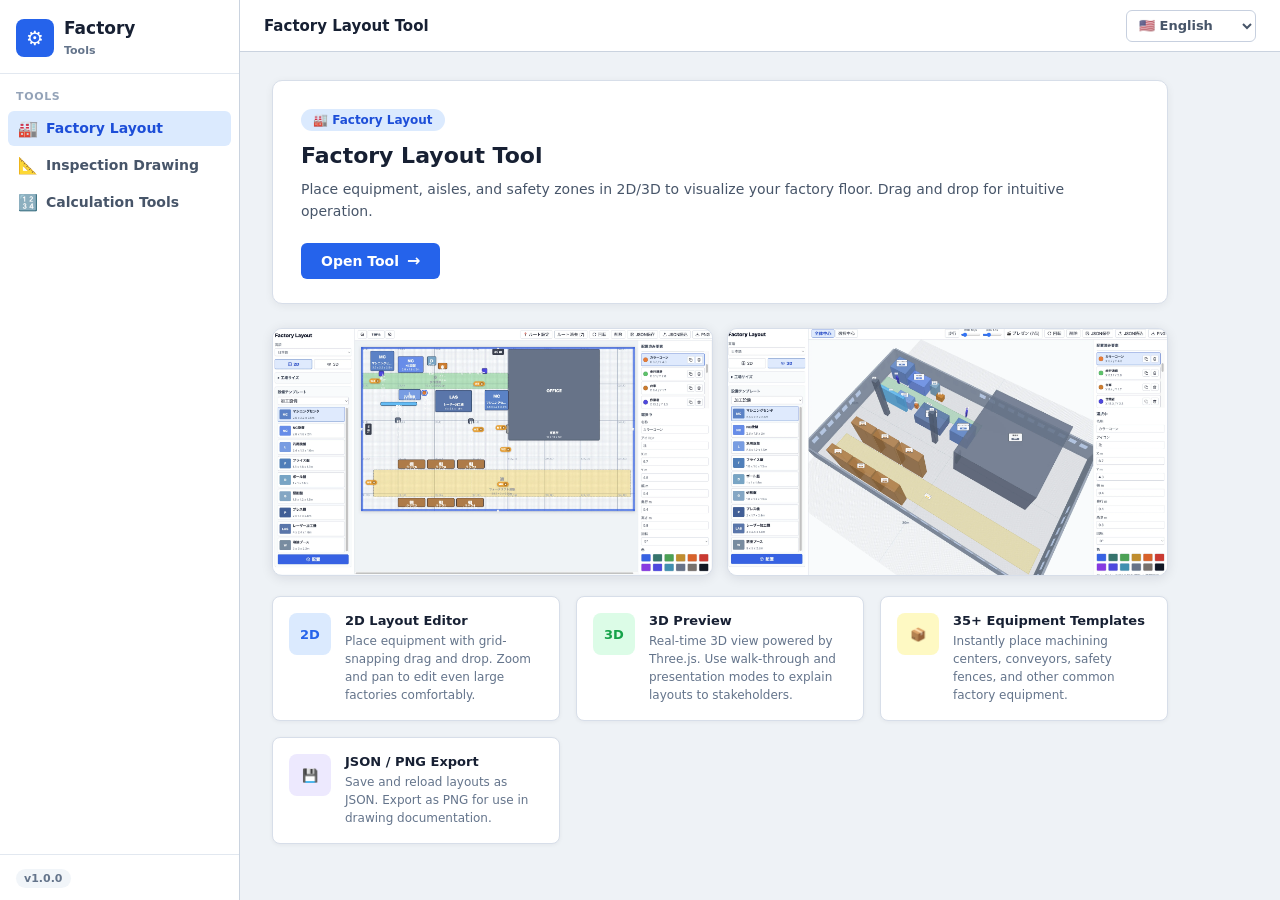
<file: index.html>
<!DOCTYPE html>
<html lang="ja">
<head>
  <meta charset="UTF-8" />
  <meta name="viewport" content="width=device-width, initial-scale=1.0" />
  <title>Factory Tools — 工場管理ツール集</title>
  <link rel="icon" type="image/svg+xml" href="data:image/svg+xml,%3Csvg xmlns='http://www.w3.org/2000/svg' viewBox='0 0 32 32'%3E%3Crect width='32' height='32' rx='6' fill='%231d4ed8'/%3E%3Ccircle cx='12' cy='12' r='5' fill='none' stroke='white' stroke-width='2.5'/%3E%3Ccircle cx='12' cy='12' r='2' fill='white'/%3E%3Cline x1='16' y1='16' x2='26' y2='26' stroke='white' stroke-width='3' stroke-linecap='round'/%3E%3Crect x='23' y='22' width='5' height='3' rx='1' fill='white' transform='rotate(45 25.5 23.5)'/%3E%3C/svg%3E" />
  <link rel="stylesheet" href="styles.css" />
</head>
<body>
  <div class="shell">

    <!-- Sidebar -->
    <aside class="sidebar">
      <div class="brand">
        <span class="brand-icon">⚙</span>
        <span class="brand-text">Factory<br><small>Tools</small></span>
      </div>

      <nav class="nav">
        <div class="nav-section-label" data-i18n="navTools">ツール</div>
        <a href="#layout" class="nav-item active" data-section="layout">
          <span class="nav-icon">🏭</span><span data-i18n="navLayout">工場レイアウト</span>
        </a>
        <a href="#inspection" class="nav-item" data-section="inspection">
          <span class="nav-icon">📐</span><span data-i18n="navInspect">検査図面</span>
        </a>
        <a href="#calc" class="nav-item" data-section="calc">
          <span class="nav-icon">🔢</span><span data-i18n="navCalc">計算ツール</span>
        </a>

      </nav>

      <div class="sidebar-footer">
        <div class="version-badge">v1.0.0</div>
      </div>
    </aside>

    <!-- Main workspace -->
    <main class="workspace">

      <!-- Topbar -->
      <header class="topbar">
        <div class="topbar-title" id="topbar-title">工場レイアウト作成ツール</div>
        <div class="topbar-actions">
          <select id="lang-select" class="lang-select" onchange="setLanguage(this.value)" title="Language">
            <option value="ja">🇯🇵 日本語</option>
            <option value="en">🇺🇸 English</option>
            <option value="th">🇹🇭 ไทย</option>
            <option value="id">🇮🇩 Indonesia</option>
            <option value="zh">🇨🇳 中文</option>
          </select>
        </div>
      </header>

      <!-- Content area -->
      <div class="content">

        <!-- ========== SECTION: layout ========== -->
        <section class="tool-section active" id="section-layout">
          <div class="hero-card">
            <div class="hero-badge" style="background:#dbeafe; color:#1d4ed8;" data-i18n="badgeLayout">🏭 工場レイアウト</div>
            <h1 class="hero-title" data-i18n="titleLayout">工場レイアウト作成ツール</h1>
            <p class="hero-desc" data-i18n="descLayout">設備・通路・安全エリアを2D/3Dで配置し、現場レイアウトを視覚化します。ドラッグ＆ドロップで直感的に操作できます。</p>
            <a href="https://yhtko.github.io/factory-layout/" class="launch-btn launch-blue" target="_blank" rel="noopener" data-tool="layout">
              <span data-i18n="openTool">ツールを開く</span>
              <span class="launch-arrow">→</span>
            </a>
          </div>

          <div class="screenshot-row">
            <div class="screenshot-wrap">
              <img src="assets/factory-layout1.webp" alt="工場レイアウト 2Dビュー" class="screenshot-img" width="1703" height="948" />
            </div>
            <div class="screenshot-wrap">
              <img src="assets/factory-layout2.webp" alt="工場レイアウト 3Dビュー" class="screenshot-img" width="1703" height="948" />
            </div>
          </div>

          <div class="feature-grid">
            <div class="feature-card">
              <div class="feature-icon" style="background:#dbeafe; color:#2563eb;">2D</div>
              <div class="feature-body">
                <strong data-i18n="f_layout_2d">2Dレイアウト編集</strong>
                <p data-i18n="f_layout_2d_d">グリッドスナップ付きのドラッグ＆ドロップで設備を配置。ズーム・パンで広い工場も快適に編集できます。</p>
              </div>
            </div>
            <div class="feature-card">
              <div class="feature-icon" style="background:#dcfce7; color:#16a34a;">3D</div>
              <div class="feature-body">
                <strong data-i18n="f_layout_3d">3Dプレビュー</strong>
                <p data-i18n="f_layout_3d_d">Three.jsによるリアルタイム3Dビュー。歩行視点・プレゼンモードでステークホルダーへの説明に活用できます。</p>
              </div>
            </div>
            <div class="feature-card">
              <div class="feature-icon" style="background:#fef9c3; color:#ca8a04;">📦</div>
              <div class="feature-body">
                <strong data-i18n="f_layout_tmpl">35種類以上のテンプレート</strong>
                <p data-i18n="f_layout_tmpl_d">マシニングセンタ・コンベア・安全柵など、工場でよく使う設備テンプレートを即座に配置できます。</p>
              </div>
            </div>
            <div class="feature-card">
              <div class="feature-icon" style="background:#ede9fe; color:#7c3aed;">💾</div>
              <div class="feature-body">
                <strong data-i18n="f_layout_export">JSON / PNG 出力</strong>
                <p data-i18n="f_layout_export_d">レイアウトをJSONで保存・読み込み。PNG形式でエクスポートして図面資料として活用できます。</p>
              </div>
            </div>
          </div>
        </section>

        <!-- ========== SECTION: inspection ========== -->
        <section class="tool-section" id="section-inspection">
          <div class="hero-card">
            <div class="hero-badge" style="background:#dcfce7; color:#16a34a;" data-i18n="badgeInspect">📐 検査図面</div>
            <h1 class="hero-title" data-i18n="titleInspect">PDF検査マーカー</h1>
            <p class="hero-desc" data-i18n="descInspect">PDFをブラウザに読み込み、測定箇所・検査コメントをその場でマーキング。検査指示書や現場確認シートの作成を素早く行えます。</p>
            <a href="https://yhtko.github.io/inspection-marker/" class="launch-btn launch-green" target="_blank" rel="noopener" data-tool="inspection">
              <span data-i18n="openTool">ツールを開く</span>
              <span class="launch-arrow">→</span>
            </a>
          </div>

          <div class="screenshot-wrap">
            <img src="assets/inspection-marker.webp" alt="Inspection Marker スクリーンショット" class="screenshot-img" width="1703" height="948" />
          </div>

          <div class="feature-grid">
            <div class="feature-card">
              <div class="feature-icon" style="background:#dcfce7; color:#16a34a;">📄</div>
              <div class="feature-body">
                <strong data-i18n="f_inspect_pdf">PDFインポート・表示</strong>
                <p data-i18n="f_inspect_pdf_d">手持ちのPDF図面をそのままブラウザに読み込み。原寸比率を保ったまま表示できます。</p>
              </div>
            </div>
            <div class="feature-card">
              <div class="feature-icon" style="background:#dbeafe; color:#2563eb;">✏️</div>
              <div class="feature-body">
                <strong data-i18n="f_inspect_mark">測定箇所へのマーキング</strong>
                <p data-i18n="f_inspect_mark_d">矢印・丸・四角などのマーカーを図面上に配置。番号付きで測定ポイントを明示できます。</p>
              </div>
            </div>
            <div class="feature-card">
              <div class="feature-icon" style="background:#fef9c3; color:#ca8a04;">💬</div>
              <div class="feature-body">
                <strong data-i18n="f_inspect_cmt">コメント・寸法記入</strong>
                <p data-i18n="f_inspect_cmt_d">各マーカーに検査コメントや寸法値を紐付け。テキストは図面上に直接表示されます。</p>
              </div>
            </div>
            <div class="feature-card">
              <div class="feature-icon" style="background:#fce7f3; color:#be185d;">✅</div>
              <div class="feature-body">
                <strong data-i18n="f_inspect_ok">合否判定マーカー</strong>
                <p data-i18n="f_inspect_ok_d">OK / NG / 要確認の色分けマーカーで検査結果をひと目で把握。現場レビューに活用できます。</p>
              </div>
            </div>
          </div>
        </section>

        <!-- ========== SECTION: calc ========== -->
        <section class="tool-section" id="section-calc">
          <div class="hero-card">
            <div class="hero-badge" style="background:#fef3c7; color:#d97706;" data-i18n="badgeCalc">🔢 計算ツール</div>
            <h1 class="hero-title" data-i18n="titleCalc">ForgeKit — 工場計算ツール集</h1>
            <p class="hero-desc" data-i18n="descCalc">単位変換・材料重量・溶接時間・加工時間など、製造現場で使う計算をタブ切り替えでまとめて実行。多言語対応で海外工場でも活用できます。</p>
            <a href="https://yhtko.github.io/ForgeKit/" class="launch-btn launch-orange" target="_blank" rel="noopener" data-tool="calc">
              <span data-i18n="openTool">ツールを開く</span>
              <span class="launch-arrow">→</span>
            </a>
          </div>

          <div class="screenshot-wrap">
            <img src="assets/forgekit.webp" alt="ForgeKit スクリーンショット" class="screenshot-img" width="3406" height="1780" />
          </div>

          <div class="feature-grid">
            <div class="feature-card">
              <div class="feature-icon" style="background:#fef3c7; color:#d97706;">📐</div>
              <div class="feature-body">
                <strong data-i18n="f_calc_unit">単位変換計算機</strong>
                <p data-i18n="f_calc_unit_d">長さ・重さ・圧力・温度・面積・体積など多種の単位を即座に変換。現場でよく使う組み合わせを網羅しています。</p>
              </div>
            </div>
            <div class="feature-card">
              <div class="feature-icon" style="background:#dbeafe; color:#2563eb;">⚖️</div>
              <div class="feature-body">
                <strong data-i18n="f_calc_mat">材料重量計算機</strong>
                <p data-i18n="f_calc_mat_d">板材・丸棒・パイプなど各種形状の金属重量を材質・寸法から算出。発注量や荷重検討に活用できます。</p>
              </div>
            </div>
            <div class="feature-card">
              <div class="feature-icon" style="background:#fce7f3; color:#be185d;">🔥</div>
              <div class="feature-body">
                <strong data-i18n="f_calc_weld">溶接時間計算機</strong>
                <p data-i18n="f_calc_weld_d">溶接パラメータ（速度・長さ・パス数）から作業時間とガス使用量を概算。工程計画の精度向上に貢献します。</p>
              </div>
            </div>
            <div class="feature-card">
              <div class="feature-icon" style="background:#dcfce7; color:#16a34a;">⚙️</div>
              <div class="feature-body">
                <strong data-i18n="f_calc_mc">加工時間計算機</strong>
                <p data-i18n="f_calc_mc_d">切削条件（回転数・送り・加工距離）から機械加工時間を計算。見積もりや稼働計画の根拠データとして使えます。</p>
              </div>
            </div>
            <div class="feature-card">
              <div class="feature-icon" style="background:#ede9fe; color:#7c3aed;">🌐</div>
              <div class="feature-body">
                <strong data-i18n="f_calc_i18n">多言語対応</strong>
                <p data-i18n="f_calc_i18n_d">日本語・英語・タイ語・インドネシア語・中国語に対応。海外拠点や多国籍チームでもそのまま使えます。</p>
              </div>
            </div>
            <div class="feature-card">
              <div class="feature-icon" style="background:#f1f5f9; color:#475569;">📋</div>
              <div class="feature-body">
                <strong data-i18n="f_calc_save">結果コピー・設定保存</strong>
                <p data-i18n="f_calc_save_d">計算結果をワンクリックでコピー。よく使う設定を保存しておけば次回すぐに呼び出せます。</p>
              </div>
            </div>
          </div>
        </section>


      </div><!-- /.content -->
    </main>
  </div><!-- /.shell -->

  <script src="app.js"></script>
</body>
</html>
</file>
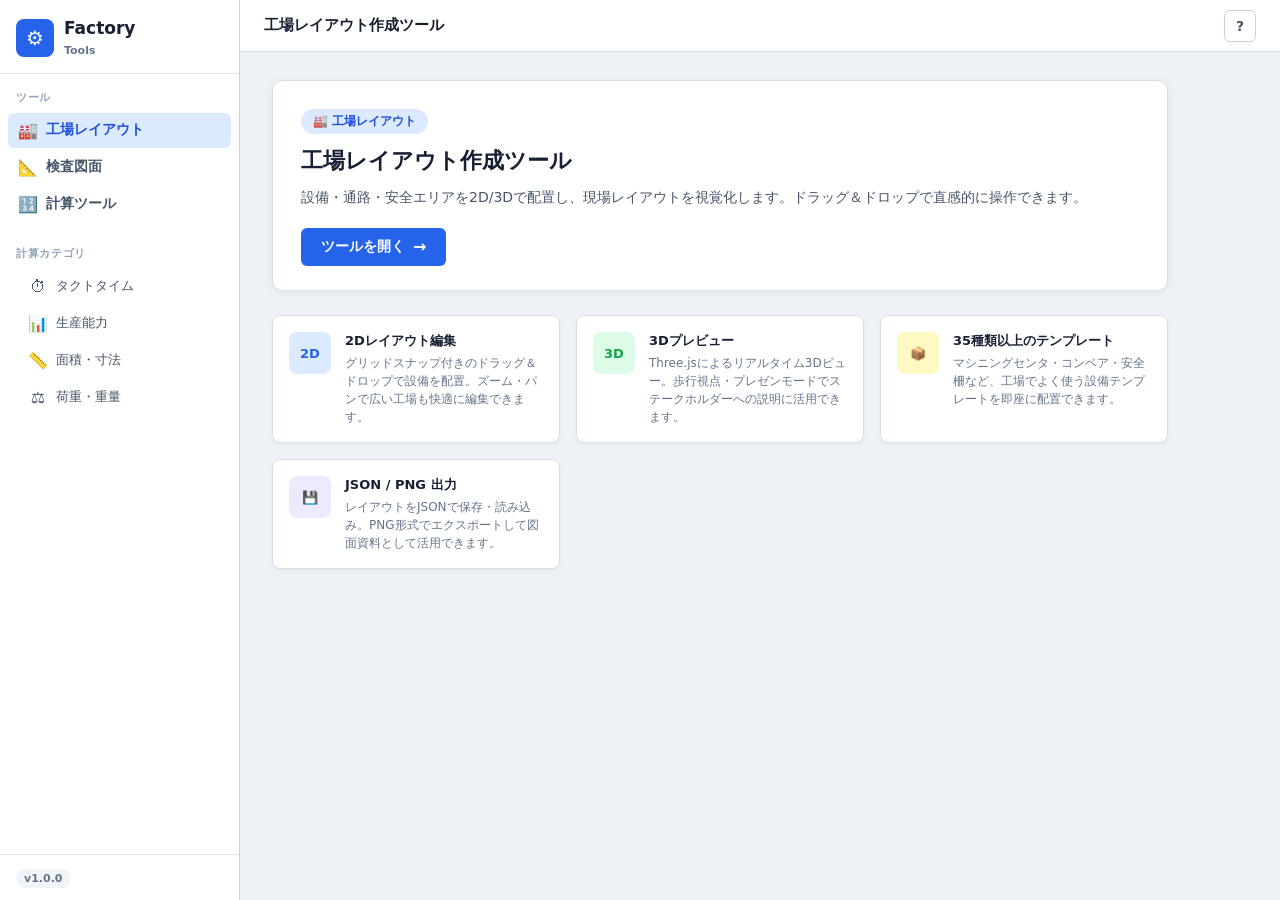
<file: portal/index.html>
<!DOCTYPE html>
<html lang="ja">
<head>
  <meta charset="UTF-8" />
  <meta name="viewport" content="width=device-width, initial-scale=1.0" />
  <title>Factory Tools — 工場管理ツール集</title>
  <link rel="stylesheet" href="styles.css" />
</head>
<body>
  <div class="shell">

    <!-- Sidebar -->
    <aside class="sidebar">
      <div class="brand">
        <span class="brand-icon">⚙</span>
        <span class="brand-text">Factory<br><small>Tools</small></span>
      </div>

      <nav class="nav">
        <div class="nav-section-label">ツール</div>
        <a href="#layout" class="nav-item active" data-section="layout">
          <span class="nav-icon">🏭</span>工場レイアウト
        </a>
        <a href="#inspection" class="nav-item" data-section="inspection">
          <span class="nav-icon">📐</span>検査図面
        </a>
        <a href="#calc" class="nav-item" data-section="calc">
          <span class="nav-icon">🔢</span>計算ツール
        </a>

        <div class="nav-section-label" style="margin-top: 20px;">計算カテゴリ</div>
        <a href="#calc-takt" class="nav-item nav-sub" data-section="calc">
          <span class="nav-icon">⏱</span>タクトタイム
        </a>
        <a href="#calc-capacity" class="nav-item nav-sub" data-section="calc">
          <span class="nav-icon">📊</span>生産能力
        </a>
        <a href="#calc-area" class="nav-item nav-sub" data-section="calc">
          <span class="nav-icon">📏</span>面積・寸法
        </a>
        <a href="#calc-weight" class="nav-item nav-sub" data-section="calc">
          <span class="nav-icon">⚖</span>荷重・重量
        </a>
      </nav>

      <div class="sidebar-footer">
        <div class="version-badge">v1.0.0</div>
      </div>
    </aside>

    <!-- Main workspace -->
    <main class="workspace">

      <!-- Topbar -->
      <header class="topbar">
        <div class="topbar-title" id="topbar-title">工場レイアウト作成ツール</div>
        <div class="topbar-actions">
          <button class="topbar-btn" title="ヘルプ">?</button>
        </div>
      </header>

      <!-- Content area -->
      <div class="content">

        <!-- ========== SECTION: layout ========== -->
        <section class="tool-section active" id="section-layout">
          <div class="hero-card">
            <div class="hero-badge" style="background:#dbeafe; color:#1d4ed8;">🏭 工場レイアウト</div>
            <h1 class="hero-title">工場レイアウト作成ツール</h1>
            <p class="hero-desc">設備・通路・安全エリアを2D/3Dで配置し、現場レイアウトを視覚化します。ドラッグ＆ドロップで直感的に操作できます。</p>
            <a href="../swimlane-flowchart/index.html" class="launch-btn launch-blue">
              <span>ツールを開く</span>
              <span class="launch-arrow">→</span>
            </a>
          </div>

          <div class="feature-grid">
            <div class="feature-card">
              <div class="feature-icon" style="background:#dbeafe; color:#2563eb;">2D</div>
              <div class="feature-body">
                <strong>2Dレイアウト編集</strong>
                <p>グリッドスナップ付きのドラッグ＆ドロップで設備を配置。ズーム・パンで広い工場も快適に編集できます。</p>
              </div>
            </div>
            <div class="feature-card">
              <div class="feature-icon" style="background:#dcfce7; color:#16a34a;">3D</div>
              <div class="feature-body">
                <strong>3Dプレビュー</strong>
                <p>Three.jsによるリアルタイム3Dビュー。歩行視点・プレゼンモードでステークホルダーへの説明に活用できます。</p>
              </div>
            </div>
            <div class="feature-card">
              <div class="feature-icon" style="background:#fef9c3; color:#ca8a04;">📦</div>
              <div class="feature-body">
                <strong>35種類以上のテンプレート</strong>
                <p>マシニングセンタ・コンベア・安全柵など、工場でよく使う設備テンプレートを即座に配置できます。</p>
              </div>
            </div>
            <div class="feature-card">
              <div class="feature-icon" style="background:#ede9fe; color:#7c3aed;">💾</div>
              <div class="feature-body">
                <strong>JSON / PNG 出力</strong>
                <p>レイアウトをJSONで保存・読み込み。PNG形式でエクスポートして図面資料として活用できます。</p>
              </div>
            </div>
          </div>
        </section>

        <!-- ========== SECTION: inspection ========== -->
        <section class="tool-section" id="section-inspection">
          <div class="hero-card">
            <div class="hero-badge" style="background:#dcfce7; color:#16a34a;">📐 検査図面</div>
            <h1 class="hero-title">検査図面作成ツール</h1>
            <p class="hero-desc">検査基準・測定箇所を図面上に記入し、検査指示書・チェックシートを作成します。</p>
            <button class="launch-btn launch-green" disabled>
              <span>準備中</span>
            </button>
          </div>

          <div class="coming-soon-wrap">
            <div class="coming-soon-icon">🚧</div>
            <h2 class="coming-soon-title">開発中</h2>
            <p class="coming-soon-desc">検査図面作成ツールは現在開発中です。近日公開予定です。</p>
            <div class="planned-features">
              <div class="planned-item"><span class="check">✓</span> 図面PDFのインポート・表示</div>
              <div class="planned-item"><span class="check">✓</span> 測定箇所へのコメント・寸法記入</div>
              <div class="planned-item"><span class="check">✓</span> 検査チェックシートの自動生成</div>
              <div class="planned-item"><span class="check">✓</span> 合否判定マーカー</div>
            </div>
          </div>
        </section>

        <!-- ========== SECTION: calc ========== -->
        <section class="tool-section" id="section-calc">
          <div class="hero-card">
            <div class="hero-badge" style="background:#fef3c7; color:#d97706;">🔢 計算ツール</div>
            <h1 class="hero-title">各所計算ツール</h1>
            <p class="hero-desc">タクトタイム・生産能力・面積・荷重など、工場現場でよく使う計算をすばやく実行できます。</p>
          </div>

          <!-- Takt Time -->
          <div class="calc-block" id="calc-takt">
            <div class="calc-header">
              <div class="calc-icon" style="background:#dbeafe; color:#2563eb;">⏱</div>
              <div>
                <div class="calc-title">タクトタイム計算</div>
                <div class="calc-subtitle">1個あたりの生産に許される時間</div>
              </div>
            </div>
            <div class="calc-fields">
              <label>稼働時間 (分)
                <input type="number" id="takt-time" value="480" min="1" step="1" />
              </label>
              <label>必要生産数 (個)
                <input type="number" id="takt-qty" value="240" min="1" step="1" />
              </label>
              <label>稼働率 (%)
                <input type="number" id="takt-eff" value="85" min="1" max="100" step="1" />
              </label>
            </div>
            <button class="calc-btn" onclick="calcTakt()">計算する</button>
            <div class="calc-result" id="takt-result"></div>
          </div>

          <!-- Production Capacity -->
          <div class="calc-block" id="calc-capacity">
            <div class="calc-header">
              <div class="calc-icon" style="background:#dcfce7; color:#16a34a;">📊</div>
              <div>
                <div class="calc-title">生産能力計算</div>
                <div class="calc-subtitle">1日の最大生産可能数</div>
              </div>
            </div>
            <div class="calc-fields">
              <label>1個あたりのサイクルタイム (秒)
                <input type="number" id="cap-cycle" value="90" min="1" step="1" />
              </label>
              <label>稼働時間 (時間)
                <input type="number" id="cap-hours" value="8" min="1" step="0.5" />
              </label>
              <label>設備数
                <input type="number" id="cap-machines" value="1" min="1" step="1" />
              </label>
              <label>稼働率 (%)
                <input type="number" id="cap-eff" value="85" min="1" max="100" step="1" />
              </label>
            </div>
            <button class="calc-btn" onclick="calcCapacity()">計算する</button>
            <div class="calc-result" id="cap-result"></div>
          </div>

          <!-- Area Calc -->
          <div class="calc-block" id="calc-area">
            <div class="calc-header">
              <div class="calc-icon" style="background:#fef9c3; color:#ca8a04;">📏</div>
              <div>
                <div class="calc-title">面積・寸法計算</div>
                <div class="calc-subtitle">設備占有面積・通路幅・床面積</div>
              </div>
            </div>
            <div class="calc-fields">
              <label>幅 (m)
                <input type="number" id="area-w" value="30" min="0.1" step="0.1" />
              </label>
              <label>奥行 (m)
                <input type="number" id="area-d" value="20" min="0.1" step="0.1" />
              </label>
              <label>通路幅を除く割合 (%)
                <input type="number" id="area-aisle" value="20" min="0" max="80" step="1" />
              </label>
            </div>
            <button class="calc-btn" onclick="calcArea()">計算する</button>
            <div class="calc-result" id="area-result"></div>
          </div>

          <!-- Weight / Load -->
          <div class="calc-block" id="calc-weight">
            <div class="calc-header">
              <div class="calc-icon" style="background:#fce7f3; color:#be185d;">⚖</div>
              <div>
                <div class="calc-title">荷重・重量計算</div>
                <div class="calc-subtitle">床面積荷重・フォークリフト荷重換算</div>
              </div>
            </div>
            <div class="calc-fields">
              <label>設備重量 (kg)
                <input type="number" id="wt-kg" value="5000" min="1" step="10" />
              </label>
              <label>設置面積 (m²)
                <input type="number" id="wt-area" value="4" min="0.1" step="0.1" />
              </label>
              <label>安全率
                <input type="number" id="wt-sf" value="1.5" min="1" step="0.1" />
              </label>
            </div>
            <button class="calc-btn" onclick="calcWeight()">計算する</button>
            <div class="calc-result" id="wt-result"></div>
          </div>
        </section>

      </div><!-- /.content -->
    </main>
  </div><!-- /.shell -->

  <script src="app.js"></script>
</body>
</html>
</file>
<file: styles.css>
/* ===================================================
   Factory Tools Portal — styles.css
   Design language mirrors swimlane-flowchart/src/styles.css
   Color palette: slate/blue primary, light backgrounds
   =================================================== */

*, *::before, *::after {
  box-sizing: border-box;
}

html, body {
  margin: 0;
  width: 100%;
  height: 100%;
  font-family: system-ui, -apple-system, BlinkMacSystemFont, "Segoe UI", sans-serif;
  color: #172033;
  background: #eef2f6;
}

button, input, select {
  font: inherit;
}

/* ===================================================
   Shell layout — sidebar + main (mirrors .app-shell)
   =================================================== */

.shell {
  display: grid;
  grid-template-columns: 240px minmax(0, 1fr);
  width: 100%;
  min-height: 100%;
}

/* ===================================================
   Sidebar
   =================================================== */

.sidebar {
  background: #fff;
  border-right: 1px solid #cad3df;
  display: flex;
  flex-direction: column;
  min-height: 100vh;
  padding: 0;
  position: sticky;
  top: 0;
  height: 100vh;
  overflow-y: auto;
}

.brand {
  display: flex;
  align-items: center;
  gap: 10px;
  padding: 18px 16px 14px;
  border-bottom: 1px solid #e2e8f0;
}

.brand-icon {
  display: grid;
  place-items: center;
  width: 38px;
  height: 38px;
  border-radius: 8px;
  background: #2563eb;
  color: #fff;
  font-size: 20px;
  flex-shrink: 0;
}

.brand-text {
  font-size: 17px;
  font-weight: 900;
  line-height: 1.2;
  color: #172033;
}

.brand-text small {
  font-size: 11px;
  font-weight: 600;
  color: #64748b;
}

/* Nav */
.nav {
  padding: 12px 8px;
  flex: 1;
}

.nav-section-label {
  padding: 4px 8px;
  font-size: 11px;
  font-weight: 700;
  color: #94a3b8;
  text-transform: uppercase;
  letter-spacing: 0.06em;
  margin-bottom: 4px;
}

.nav-item {
  display: flex;
  align-items: center;
  gap: 8px;
  padding: 8px 10px;
  border-radius: 6px;
  color: #475569;
  font-size: 14px;
  font-weight: 600;
  text-decoration: none;
  cursor: pointer;
  transition: background 0.12s, color 0.12s;
  margin-bottom: 2px;
}

.nav-item:hover {
  background: #f1f5f9;
  color: #172033;
}

.nav-item.active {
  background: #dbeafe;
  color: #1d4ed8;
  font-weight: 800;
}

.nav-item.nav-sub {
  font-size: 13px;
  padding-left: 20px;
  font-weight: 500;
}

.nav-icon {
  font-size: 16px;
  flex-shrink: 0;
  width: 20px;
  text-align: center;
}

.sidebar-footer {
  padding: 12px 16px;
  border-top: 1px solid #e2e8f0;
}

.version-badge {
  display: inline-block;
  padding: 3px 8px;
  border-radius: 10px;
  background: #f1f5f9;
  color: #64748b;
  font-size: 11px;
  font-weight: 700;
}

/* ===================================================
   Workspace
   =================================================== */

.workspace {
  display: grid;
  grid-template-rows: 52px minmax(0, 1fr);
  min-height: 100vh;
}

/* Topbar */
.topbar {
  display: flex;
  align-items: center;
  justify-content: space-between;
  padding: 0 24px;
  background: #fff;
  border-bottom: 1px solid #cad3df;
  gap: 12px;
  position: sticky;
  top: 0;
  z-index: 10;
}

.topbar-title {
  font-size: 15px;
  font-weight: 800;
  color: #172033;
}

.topbar-actions {
  display: flex;
  gap: 6px;
}

.topbar-btn {
  display: grid;
  place-items: center;
  width: 32px;
  height: 32px;
  border: 1px solid #c7d0df;
  border-radius: 6px;
  background: #fff;
  color: #475569;
  font-size: 14px;
  font-weight: 700;
  cursor: pointer;
}

.topbar-btn:hover {
  background: #f1f5f9;
}

.lang-select {
  height: 32px;
  padding: 0 8px;
  border: 1px solid #c7d0df;
  border-radius: 6px;
  background: #fff;
  color: #475569;
  font-size: 13px;
  font-weight: 600;
  cursor: pointer;
}
.lang-select:focus {
  outline: none;
  border-color: #2563eb;
}

/* Content */
.content {
  padding: 28px 32px;
  max-width: 960px;
}

/* ===================================================
   Section visibility
   =================================================== */

.tool-section {
  display: none;
}

.tool-section.active {
  display: block;
}

/* ===================================================
   Hero card — top of each section
   =================================================== */

.hero-card {
  background: #fff;
  border: 1px solid #d7dee9;
  border-radius: 10px;
  padding: 28px 28px 24px;
  margin-bottom: 24px;
  box-shadow: 0 2px 8px rgba(15, 23, 42, 0.06);
}

.hero-badge {
  display: inline-block;
  padding: 4px 12px;
  border-radius: 20px;
  font-size: 12px;
  font-weight: 800;
  margin-bottom: 12px;
}

.hero-title {
  margin: 0 0 10px;
  font-size: 22px;
  font-weight: 900;
  color: #172033;
}

.hero-desc {
  margin: 0 0 20px;
  color: #475569;
  font-size: 14px;
  line-height: 1.6;
}

/* Launch button */
.launch-btn {
  display: inline-flex;
  align-items: center;
  gap: 8px;
  padding: 10px 20px;
  border-radius: 6px;
  border: none;
  font-size: 14px;
  font-weight: 800;
  cursor: pointer;
  text-decoration: none;
  transition: filter 0.12s;
}

.launch-btn:hover {
  filter: brightness(1.08);
}

.launch-btn:disabled {
  opacity: 0.45;
  cursor: not-allowed;
}

.launch-blue {
  background: #2563eb;
  color: #fff;
}

.launch-green {
  background: #16a34a;
  color: #fff;
}

.launch-orange {
  background: #d97706;
  color: #fff;
}

.launch-purple {
  background: #7c3aed;
  color: #fff;
}

.launch-pink {
  background: #be185d;
  color: #fff;
}

.launch-arrow {
  font-size: 16px;
  line-height: 1;
}

/* ===================================================
   Feature grid
   =================================================== */

.feature-grid {
  display: grid;
  grid-template-columns: repeat(auto-fill, minmax(240px, 1fr));
  gap: 16px;
  margin-bottom: 24px;
}

.feature-card {
  background: #fff;
  border: 1px solid #d7dee9;
  border-radius: 8px;
  padding: 16px;
  display: flex;
  gap: 14px;
  align-items: flex-start;
  box-shadow: 0 1px 4px rgba(15, 23, 42, 0.05);
}

.feature-icon {
  display: grid;
  place-items: center;
  width: 42px;
  height: 42px;
  border-radius: 8px;
  font-size: 13px;
  font-weight: 900;
  flex-shrink: 0;
}

.feature-body strong {
  display: block;
  font-size: 13px;
  font-weight: 800;
  color: #172033;
  margin-bottom: 4px;
}

.feature-body p {
  margin: 0;
  font-size: 12px;
  color: #64748b;
  line-height: 1.5;
}

/* ===================================================
   Screenshot
   =================================================== */

.screenshot-row {
  display: grid;
  grid-template-columns: 1fr 1fr;
  gap: 14px;
  margin-bottom: 20px;
}

.screenshot-wrap {
  margin-bottom: 20px;
  border: 1px solid #d7dee9;
  border-radius: 10px;
  overflow: hidden;
  box-shadow: 0 2px 12px rgba(15, 23, 42, 0.10);
  background: #f8fafc;
}

.screenshot-row .screenshot-wrap {
  margin-bottom: 0;
}

.screenshot-img {
  display: block;
  width: 100%;
  height: auto;
}

/* ===================================================
   Responsive
   =================================================== */

@media (max-width: 720px) {
  .shell {
    grid-template-columns: 1fr;
  }

  .sidebar {
    position: static;
    height: auto;
    min-height: unset;
    border-right: none;
    border-bottom: 1px solid #cad3df;
  }

  .workspace {
    min-height: unset;
  }

  .content {
    padding: 20px 16px;
  }

  .screenshot-row {
    grid-template-columns: 1fr;
  }

  .feature-grid {
    grid-template-columns: 1fr;
  }
}
</file>
<file: portal/styles.css>
/* ===================================================
   Factory Tools Portal — styles.css
   Design language mirrors swimlane-flowchart/src/styles.css
   Color palette: slate/blue primary, light backgrounds
   =================================================== */

*, *::before, *::after {
  box-sizing: border-box;
}

html, body {
  margin: 0;
  width: 100%;
  height: 100%;
  font-family: system-ui, -apple-system, BlinkMacSystemFont, "Segoe UI", sans-serif;
  color: #172033;
  background: #eef2f6;
}

button, input, select {
  font: inherit;
}

/* ===================================================
   Shell layout — sidebar + main (mirrors .app-shell)
   =================================================== */

.shell {
  display: grid;
  grid-template-columns: 240px minmax(0, 1fr);
  width: 100%;
  min-height: 100%;
}

/* ===================================================
   Sidebar
   =================================================== */

.sidebar {
  background: #fff;
  border-right: 1px solid #cad3df;
  display: flex;
  flex-direction: column;
  min-height: 100vh;
  padding: 0;
  position: sticky;
  top: 0;
  height: 100vh;
  overflow-y: auto;
}

.brand {
  display: flex;
  align-items: center;
  gap: 10px;
  padding: 18px 16px 14px;
  border-bottom: 1px solid #e2e8f0;
}

.brand-icon {
  display: grid;
  place-items: center;
  width: 38px;
  height: 38px;
  border-radius: 8px;
  background: #2563eb;
  color: #fff;
  font-size: 20px;
  flex-shrink: 0;
}

.brand-text {
  font-size: 17px;
  font-weight: 900;
  line-height: 1.2;
  color: #172033;
}

.brand-text small {
  font-size: 11px;
  font-weight: 600;
  color: #64748b;
}

/* Nav */
.nav {
  padding: 12px 8px;
  flex: 1;
}

.nav-section-label {
  padding: 4px 8px;
  font-size: 11px;
  font-weight: 700;
  color: #94a3b8;
  text-transform: uppercase;
  letter-spacing: 0.06em;
  margin-bottom: 4px;
}

.nav-item {
  display: flex;
  align-items: center;
  gap: 8px;
  padding: 8px 10px;
  border-radius: 6px;
  color: #475569;
  font-size: 14px;
  font-weight: 600;
  text-decoration: none;
  cursor: pointer;
  transition: background 0.12s, color 0.12s;
  margin-bottom: 2px;
}

.nav-item:hover {
  background: #f1f5f9;
  color: #172033;
}

.nav-item.active {
  background: #dbeafe;
  color: #1d4ed8;
  font-weight: 800;
}

.nav-item.nav-sub {
  font-size: 13px;
  padding-left: 20px;
  font-weight: 500;
}

.nav-icon {
  font-size: 16px;
  flex-shrink: 0;
  width: 20px;
  text-align: center;
}

.sidebar-footer {
  padding: 12px 16px;
  border-top: 1px solid #e2e8f0;
}

.version-badge {
  display: inline-block;
  padding: 3px 8px;
  border-radius: 10px;
  background: #f1f5f9;
  color: #64748b;
  font-size: 11px;
  font-weight: 700;
}

/* ===================================================
   Workspace
   =================================================== */

.workspace {
  display: grid;
  grid-template-rows: 52px minmax(0, 1fr);
  min-height: 100vh;
}

/* Topbar */
.topbar {
  display: flex;
  align-items: center;
  justify-content: space-between;
  padding: 0 24px;
  background: #fff;
  border-bottom: 1px solid #cad3df;
  gap: 12px;
  position: sticky;
  top: 0;
  z-index: 10;
}

.topbar-title {
  font-size: 15px;
  font-weight: 800;
  color: #172033;
}

.topbar-actions {
  display: flex;
  gap: 6px;
}

.topbar-btn {
  display: grid;
  place-items: center;
  width: 32px;
  height: 32px;
  border: 1px solid #c7d0df;
  border-radius: 6px;
  background: #fff;
  color: #475569;
  font-size: 14px;
  font-weight: 700;
  cursor: pointer;
}

.topbar-btn:hover {
  background: #f1f5f9;
}

/* Content */
.content {
  padding: 28px 32px;
  max-width: 960px;
}

/* ===================================================
   Section visibility
   =================================================== */

.tool-section {
  display: none;
}

.tool-section.active {
  display: block;
}

/* ===================================================
   Hero card — top of each section
   =================================================== */

.hero-card {
  background: #fff;
  border: 1px solid #d7dee9;
  border-radius: 10px;
  padding: 28px 28px 24px;
  margin-bottom: 24px;
  box-shadow: 0 2px 8px rgba(15, 23, 42, 0.06);
}

.hero-badge {
  display: inline-block;
  padding: 4px 12px;
  border-radius: 20px;
  font-size: 12px;
  font-weight: 800;
  margin-bottom: 12px;
}

.hero-title {
  margin: 0 0 10px;
  font-size: 22px;
  font-weight: 900;
  color: #172033;
}

.hero-desc {
  margin: 0 0 20px;
  color: #475569;
  font-size: 14px;
  line-height: 1.6;
}

/* Launch button */
.launch-btn {
  display: inline-flex;
  align-items: center;
  gap: 8px;
  padding: 10px 20px;
  border-radius: 6px;
  border: none;
  font-size: 14px;
  font-weight: 800;
  cursor: pointer;
  text-decoration: none;
  transition: filter 0.12s;
}

.launch-btn:hover {
  filter: brightness(1.08);
}

.launch-btn:disabled {
  opacity: 0.45;
  cursor: not-allowed;
}

.launch-blue {
  background: #2563eb;
  color: #fff;
}

.launch-green {
  background: #16a34a;
  color: #fff;
}

.launch-arrow {
  font-size: 16px;
  line-height: 1;
}

/* ===================================================
   Feature grid
   =================================================== */

.feature-grid {
  display: grid;
  grid-template-columns: repeat(auto-fill, minmax(240px, 1fr));
  gap: 16px;
  margin-bottom: 24px;
}

.feature-card {
  background: #fff;
  border: 1px solid #d7dee9;
  border-radius: 8px;
  padding: 16px;
  display: flex;
  gap: 14px;
  align-items: flex-start;
  box-shadow: 0 1px 4px rgba(15, 23, 42, 0.05);
}

.feature-icon {
  display: grid;
  place-items: center;
  width: 42px;
  height: 42px;
  border-radius: 8px;
  font-size: 13px;
  font-weight: 900;
  flex-shrink: 0;
}

.feature-body strong {
  display: block;
  font-size: 13px;
  font-weight: 800;
  color: #172033;
  margin-bottom: 4px;
}

.feature-body p {
  margin: 0;
  font-size: 12px;
  color: #64748b;
  line-height: 1.5;
}

/* ===================================================
   Coming soon
   =================================================== */

.coming-soon-wrap {
  background: #fff;
  border: 1px solid #d7dee9;
  border-radius: 10px;
  padding: 48px 28px;
  text-align: center;
  box-shadow: 0 1px 4px rgba(15, 23, 42, 0.05);
}

.coming-soon-icon {
  font-size: 48px;
  margin-bottom: 12px;
}

.coming-soon-title {
  margin: 0 0 8px;
  font-size: 20px;
  font-weight: 900;
  color: #172033;
}

.coming-soon-desc {
  margin: 0 0 24px;
  color: #64748b;
  font-size: 14px;
}

.planned-features {
  display: inline-flex;
  flex-direction: column;
  gap: 8px;
  text-align: left;
}

.planned-item {
  display: flex;
  align-items: center;
  gap: 8px;
  font-size: 13px;
  color: #334155;
}

.planned-item .check {
  display: grid;
  place-items: center;
  width: 18px;
  height: 18px;
  border-radius: 50%;
  background: #dcfce7;
  color: #16a34a;
  font-size: 10px;
  font-weight: 900;
  flex-shrink: 0;
}

/* ===================================================
   Calculation blocks
   =================================================== */

.calc-block {
  background: #fff;
  border: 1px solid #d7dee9;
  border-radius: 10px;
  padding: 20px 24px 24px;
  margin-bottom: 20px;
  box-shadow: 0 1px 4px rgba(15, 23, 42, 0.05);
}

.calc-header {
  display: flex;
  align-items: center;
  gap: 14px;
  margin-bottom: 18px;
}

.calc-icon {
  display: grid;
  place-items: center;
  width: 44px;
  height: 44px;
  border-radius: 10px;
  font-size: 22px;
  flex-shrink: 0;
}

.calc-title {
  font-size: 15px;
  font-weight: 800;
  color: #172033;
}

.calc-subtitle {
  font-size: 12px;
  color: #64748b;
  margin-top: 2px;
}

.calc-fields {
  display: grid;
  grid-template-columns: repeat(auto-fill, minmax(180px, 1fr));
  gap: 12px 16px;
  margin-bottom: 16px;
}

.calc-fields label {
  display: grid;
  gap: 5px;
  font-size: 12px;
  font-weight: 600;
  color: #475569;
}

.calc-fields input {
  width: 100%;
  height: 34px;
  border: 1px solid #c7d0df;
  border-radius: 5px;
  background: #f8fafc;
  padding: 0 9px;
  font-size: 14px;
  color: #172033;
  transition: border-color 0.1s;
}

.calc-fields input:focus {
  outline: none;
  border-color: #2563eb;
  background: #fff;
}

.calc-btn {
  display: inline-flex;
  align-items: center;
  justify-content: center;
  padding: 8px 18px;
  border: 1.5px solid #2563eb;
  border-radius: 5px;
  background: #2563eb;
  color: #fff;
  font-size: 13px;
  font-weight: 800;
  cursor: pointer;
  transition: filter 0.12s;
}

.calc-btn:hover {
  filter: brightness(1.1);
}

.calc-result {
  margin-top: 14px;
  padding: 14px 16px;
  border-radius: 6px;
  background: #f8fafc;
  border: 1px solid #e2e8f0;
  font-size: 13px;
  color: #334155;
  display: none;
}

.calc-result.visible {
  display: block;
}

.result-value {
  font-size: 26px;
  font-weight: 900;
  color: #172033;
  margin-bottom: 4px;
}

.result-label {
  font-size: 12px;
  color: #64748b;
}

.result-sub {
  margin-top: 10px;
  padding-top: 10px;
  border-top: 1px solid #e2e8f0;
  font-size: 12px;
  color: #64748b;
  line-height: 1.6;
}

/* ===================================================
   Responsive
   =================================================== */

@media (max-width: 720px) {
  .shell {
    grid-template-columns: 1fr;
  }

  .sidebar {
    position: static;
    height: auto;
    min-height: unset;
    border-right: none;
    border-bottom: 1px solid #cad3df;
  }

  .workspace {
    min-height: unset;
  }

  .content {
    padding: 20px 16px;
  }

  .feature-grid {
    grid-template-columns: 1fr;
  }
}
</file>
